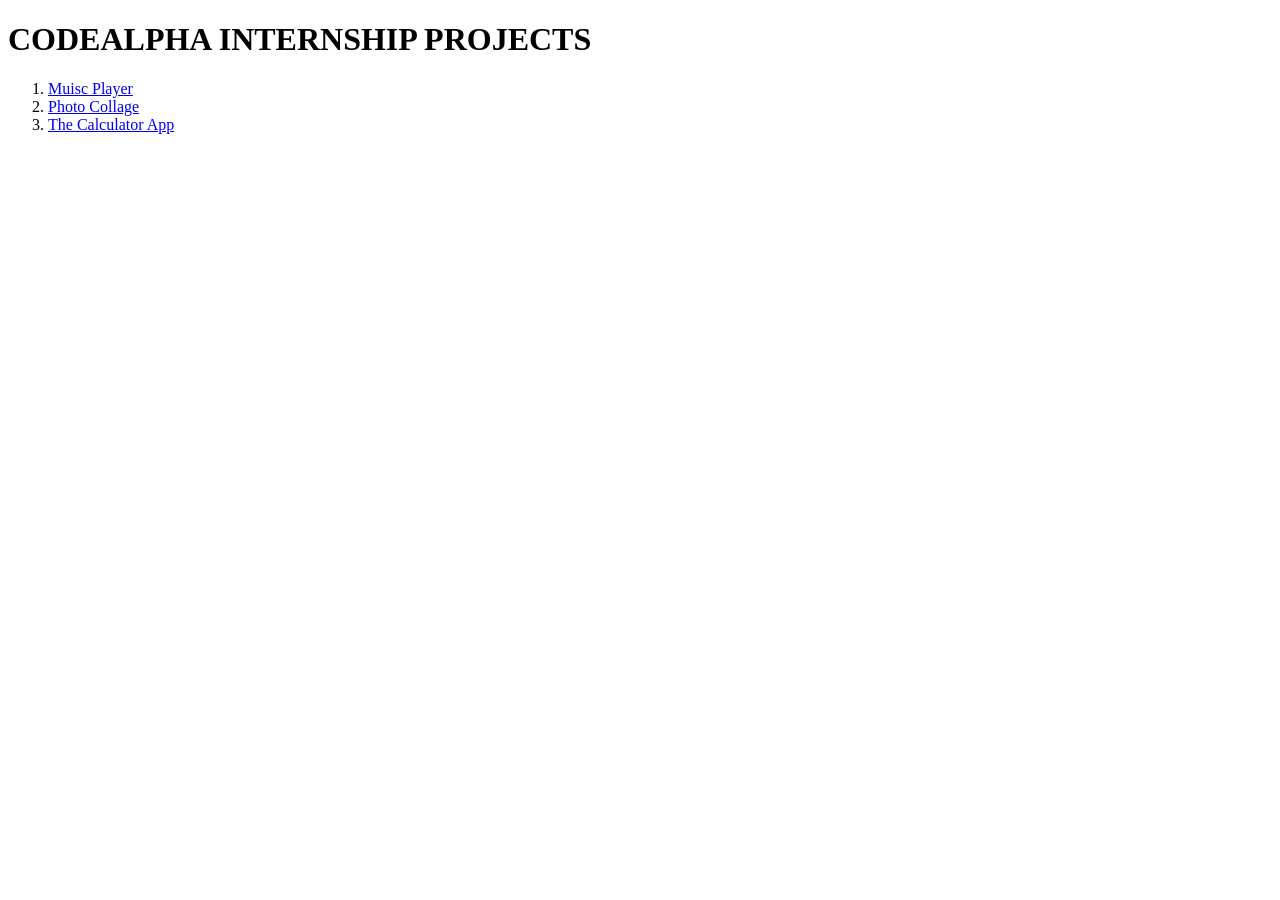
<file: index.html>
<!DOCTYPE html>
<html lang="en">
<head>
    <meta charset="UTF-8">
    <meta name="viewport" content="width=device-width, initial-scale=1.0">
    <title>Document</title>
</head>
<body>
    <h1>CODEALPHA INTERNSHIP PROJECTS</h1>
    <ol>
 <li> <a href="music.html">Muisc Player</a> </li>
 <li> <a href="gallery.html">Photo Collage</a> </li>
  <li> <a href="calculator.html">The Calculator App</a> </li>
  </ol>
</body>
</html>
</file>
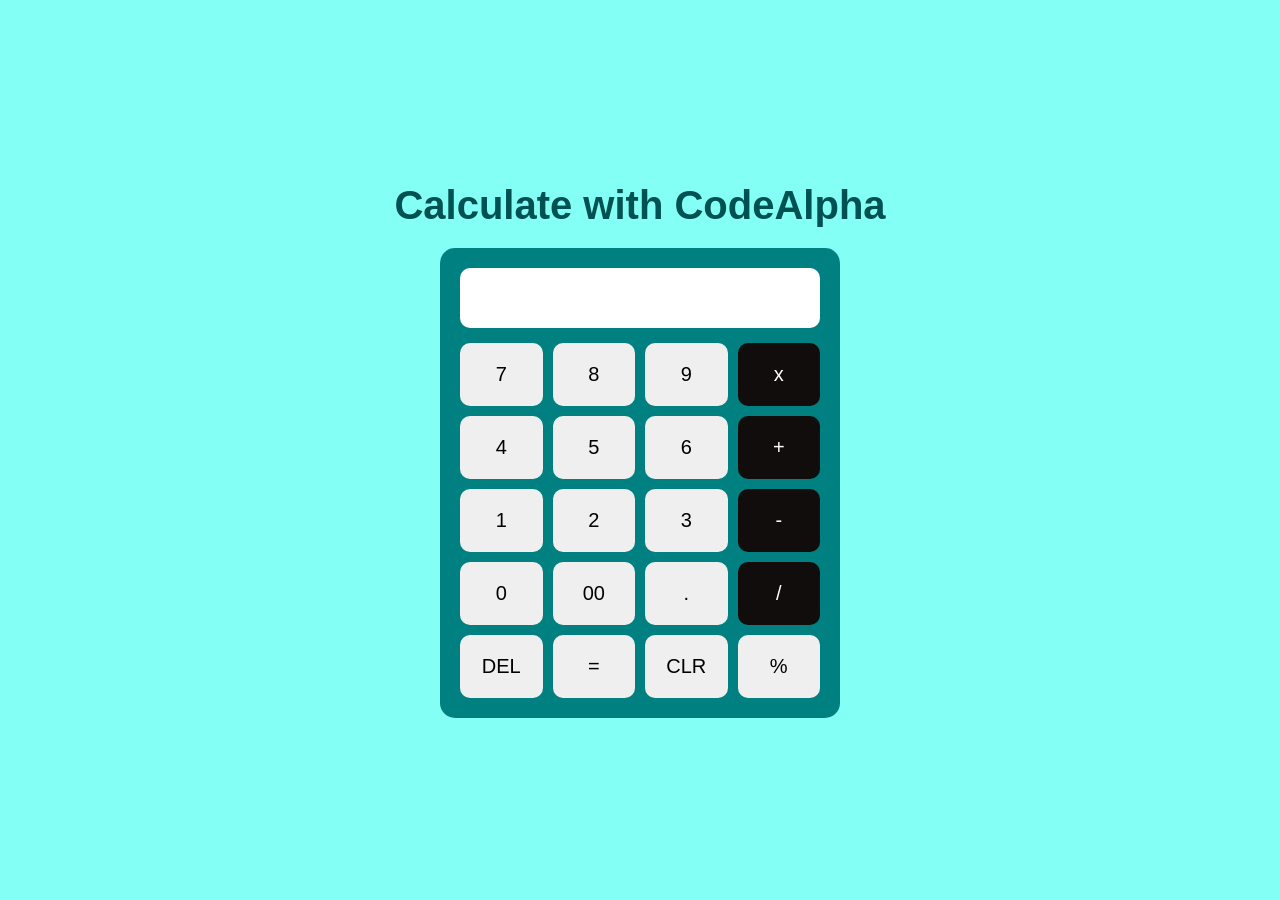
<file: calculator.html>
<!DOCTYPE html>
<html lang="en">
<head>
    <meta charset="UTF-8">
    <meta name="viewport" content="width=device-width, initial-scale=1.0">
    <title>Calculator</title>
    <link rel="stylesheet" href="calculator.css">
</head>
<body>
     <h1>Calculate with CodeAlpha</h1>
    <div class="calculator">
        <input type="text" id="display">

    <div id="my-buttons">
        <button onclick="appendValue('7')">7</button>
        <button onclick="appendValue('8')">8</button>
        <button onclick="appendValue('9')">9</button>
         <button onclick="appendValue('*')">x</button>

        <button onclick="appendValue('4')">4</button>
        <button onclick="appendValue('5')">5</button>
        <button onclick="appendValue('6')">6</button>
        <button onclick="appendValue('+')">+</button>

        <button onclick="appendValue('1')">1</button>
        <button onclick="appendValue('2')">2</button>
        <button onclick="appendValue('3')">3</button>
        <button onclick="appendValue('-')">-</button>

        <button onclick="appendValue('0')">0</button>
        <button onclick="appendValue('00')">00</button>
         <button onclick="appendValue('.')">.</button>
        
        <button onclick="appendValue('/')">/</button>
        
        <button onclick="deleteLast()">DEL</button>
        <button onclick="calculate()" rowspan="2">=</button>
        <button onclick="deleteAll()">CLR</button>
        <button onclick="appendValue('%')">%</button>
        
    </div>
    </div>
    <script src="calculator.js"></script>
</body>
</html>
</file>
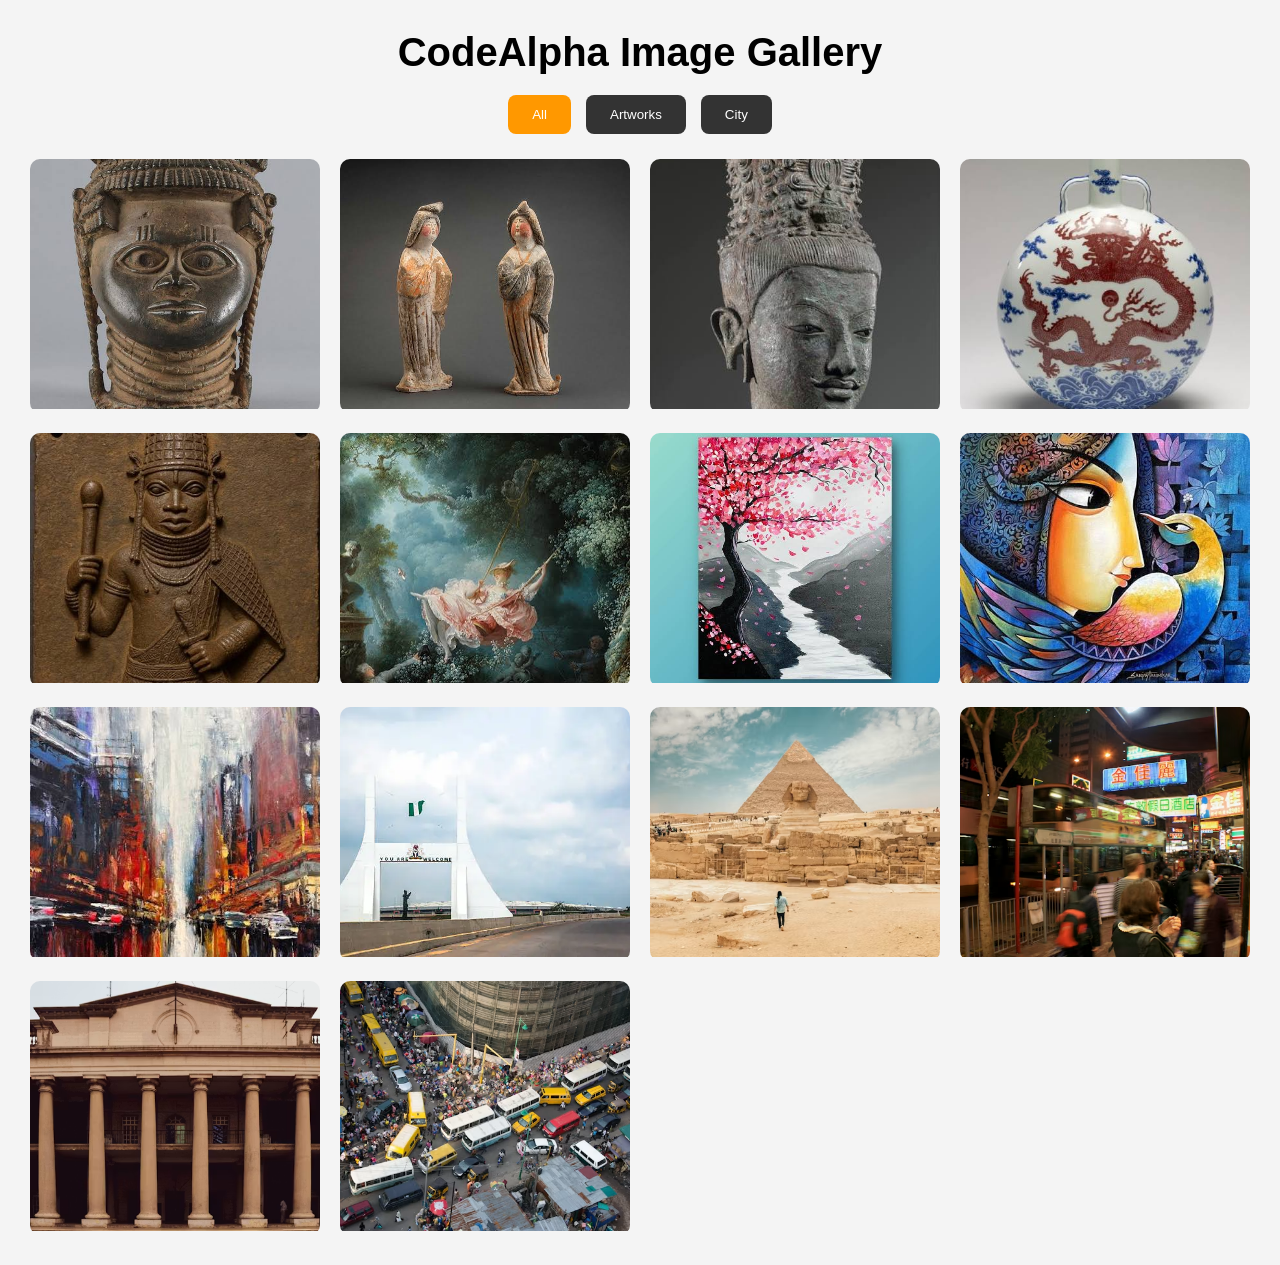
<file: gallery.html>
<!DOCTYPE html>
<html lang="en">
<head>
    <meta charset="UTF-8">
    <meta name="viewport" content="width=device-width, initial-scale=1.0">
    <title>Image Gallery</title>
    <link rel="stylesheet" href="gallery.css">
</head>
<body>

<h1>CodeAlpha Image Gallery</h1>

<div class="buttons">
    <button class="filter-btn active" data-filter="all">All</button>
    <button class="filter-btn" data-filter="artworks">Artworks</button>
    <button class="filter-btn" data-filter="city">City</button>
</div>

<div class="gallery">

    <div class="image artworks">
        <img src="/assets/image1.jpeg" alt="">
    </div>

    <div class="image artworks">
        <img src="/assets/image18.jpeg" alt="">
    </div>

    <div class="image artworks">
        <img src="/assets/image20.jpeg" alt="">
    </div>

    <div class="image artworks">
        <img src="/assets/image35.jpeg" alt="">
    </div>

    <div class="image artworks">
        <img src="/assets/image4.jpeg" alt="">
    </div>

    <div class="image artworks">
        <img src="/assets/image43.jpeg" alt="">
    </div>

     <div class="image artworks">
        <img src="/assets/image44.jpeg" alt="">
    </div>

    <div class="image artworks">
        <img src="/assets/image45.jpeg" alt="">
    </div>

    <div class="image artworks">
        <img src="/assets/image46.jpeg" alt="">
    </div>

    <div class="image artworks">
        <img src="/assets/Abuja.webp" alt="">
    </div>

     <div class="image artworks">
        <img src="/assets/Cairo.avif" alt="">
    </div>

     <div class="image artworks">
        <img src="/assets/Hong Kong.avif" alt="">
    </div>

     <div class="image artworks">
        <img src="/assets/Ibadan.avif" alt="">
    </div>

     <div class="image artworks">
        <img src="/assets/Lagos.avif" alt="">
    </div>

</div>

<!-- Lightbox -->

<div class="lightbox">

    <span class="close">&times;</span>

    <button id="prev">&#10094;</button>

    <img class="lightbox-img">

    <button id="next">&#10095;</button>

</div>

<script src="gallery.js"></script>

</body>
</html>
</file>
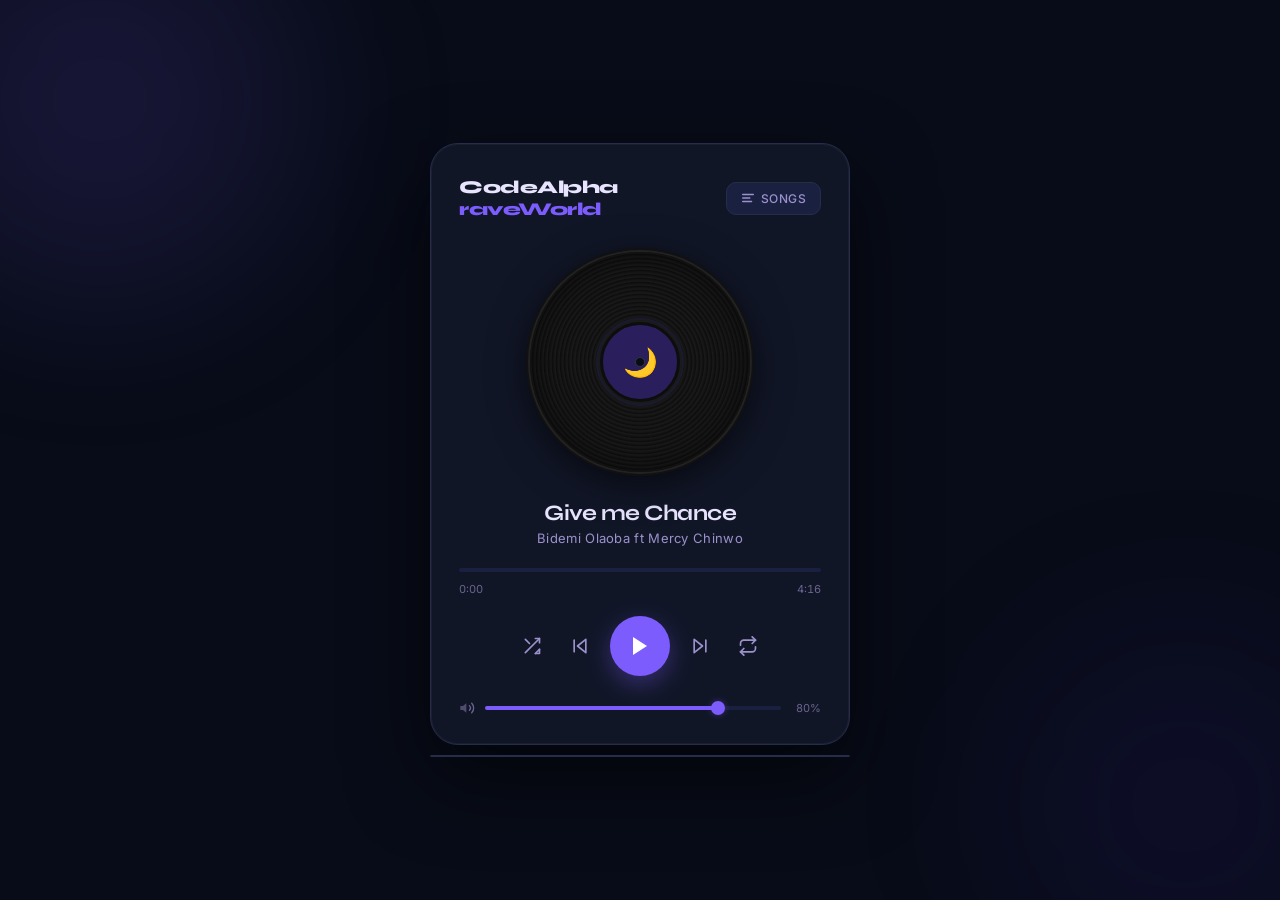
<file: music.html>
<!DOCTYPE html>
<html lang="en">
<head>
<meta charset="UTF-8">
<meta name="viewport" content="width=device-width, initial-scale=1.0">
<title>CodeAlpha — Music Player</title>
<link rel="preconnect" href="https://fonts.googleapis.com">
<link href="https://fonts.googleapis.com/css2?family=Syne:wght@400;600;700;800&family=Inter:wght@300;400;500&display=swap" rel="stylesheet">
<link rel="stylesheet" href="music.css">
</head>
<body>

<div class="player-shell">
  <!-- MAIN CARD -->
  <div class="card">
    <div class="player-header">
      <div class="wordmark">CodeAlpha <br><span>raveWorld
      </span></div>
      <button class="playlist-toggle" id="playlistToggleBtn" aria-expanded="false" aria-controls="playlistDrawer">
        <svg viewBox="0 0 16 16" fill="none" stroke="currentColor" stroke-width="1.8" stroke-linecap="round">
          <line x1="2" y1="4" x2="14" y2="4"/>
          <line x1="2" y1="8" x2="10" y2="8"/>
          <line x1="2" y1="12" x2="12" y2="12"/>
        </svg>
    Songs
      </button>
    </div>

    <!-- VINYL -->
    <div class="vinyl-wrap" id="vinylWrap">
      <div class="vinyl">
        <div class="vinyl-art" id="vinylArt">🎵</div>
      </div>
    </div>

    <!-- SONG INFO -->
    <div class="song-info">
      <div class="song-title" id="songTitle">Loading…</div>
      <div class="song-artist" id="songArtist">—</div>
    </div>

    <!-- PROGRESS -->
    <div class="progress-section">
      <div class="progress-bar-track" id="progressTrack" role="slider" aria-label="Seek" tabindex="0">
        <div class="progress-bar-fill" id="progressFill"></div>
      </div>
      <div class="progress-times">
        <span id="timeElapsed">0:00</span>
        <span id="timeDuration">0:00</span>
      </div>
    </div>

    <!-- CONTROLS -->
    <div class="controls" role="group" aria-label="Playback controls">
      <button class="ctrl-btn secondary" id="shuffleBtn" aria-label="Shuffle" title="Shuffle">
        <svg viewBox="0 0 24 24" fill="none" stroke="currentColor" stroke-width="2" stroke-linecap="round" stroke-linejoin="round">
          <polyline points="16 3 21 3 21 8"/><polyline points="16 21 21 21 21 16"/>
          <line x1="4" y1="20" x2="21" y2="3"/><path d="M21 16l-5 5"/>
          <path d="M4 4l5 5"/>
        </svg>
      </button>
      <button class="ctrl-btn secondary" id="prevBtn" aria-label="Previous track">
        <svg viewBox="0 0 24 24" fill="none" stroke="currentColor" stroke-width="2" stroke-linecap="round" stroke-linejoin="round">
          <polygon points="19 20 9 12 19 4 19 20"/><line x1="5" y1="19" x2="5" y2="5"/>
        </svg>
      </button>
      <button class="ctrl-btn primary" id="playPauseBtn" aria-label="Play">
        <!-- Play icon -->
        <svg id="iconPlay" viewBox="0 0 24 24" fill="currentColor"><polygon points="5 3 19 12 5 21 5 3"/></svg>
        <!-- Pause icon -->
        <svg id="iconPause" viewBox="0 0 24 24" fill="currentColor" style="display:none"><rect x="6" y="4" width="4" height="16" rx="1"/><rect x="14" y="4" width="4" height="16" rx="1"/></svg>
      </button>
      <button class="ctrl-btn secondary" id="nextBtn" aria-label="Next track">
        <svg viewBox="0 0 24 24" fill="none" stroke="currentColor" stroke-width="2" stroke-linecap="round" stroke-linejoin="round">
          <polygon points="5 4 15 12 5 20 5 4"/><line x1="19" y1="5" x2="19" y2="19"/>
        </svg>
      </button>
      <button class="ctrl-btn secondary" id="repeatBtn" aria-label="Repeat" title="Repeat">
        <svg viewBox="0 0 24 24" fill="none" stroke="currentColor" stroke-width="2" stroke-linecap="round" stroke-linejoin="round">
          <polyline points="17 1 21 5 17 9"/><path d="M3 11V9a4 4 0 0 1 4-4h14"/>
          <polyline points="7 23 3 19 7 15"/><path d="M21 13v2a4 4 0 0 1-4 4H3"/>
        </svg>
      </button>
    </div>

    <!-- VOLUME -->
    <div class="volume-row">
      <div class="volume-icon" id="volumeIcon">
        <svg viewBox="0 0 24 24" fill="none" stroke="currentColor" stroke-width="2" stroke-linecap="round" stroke-linejoin="round">
          <polygon points="11 5 6 9 2 9 2 15 6 15 11 19 11 5" fill="currentColor" stroke="none" opacity="0.7"/>
          <path id="volWave1" d="M15.54 8.46a5 5 0 0 1 0 7.07"/>
          <path id="volWave2" d="M19.07 4.93a10 10 0 0 1 0 14.14"/>
        </svg>
      </div>
      <input type="range" id="volumeSlider" min="0" max="100" value="80" aria-label="Volume">
      <span class="volume-pct" id="volumePct">80%</span>
    </div>
  </div>

  <!-- PLAYLIST DRAWER -->
  <div class="playlist-drawer" id="playlistDrawer" role="region" aria-label="Playlist">
    <div class="playlist-header">
      <span class="playlist-label">Up Next</span>
      <label class="autoplay-toggle" title="Autoplay">
        <input type="checkbox" id="autoplayCheck" checked>
        <span class="toggle-pill"></span>
        Autoplay
      </label>
    </div>
    <ul class="playlist-list" id="playlistList" role="listbox" aria-label="Playlist"></ul>
  </div>
</div>

<audio id="audioEl"></audio>

<script src="music.js"></script>
</body>
</html>
</file>
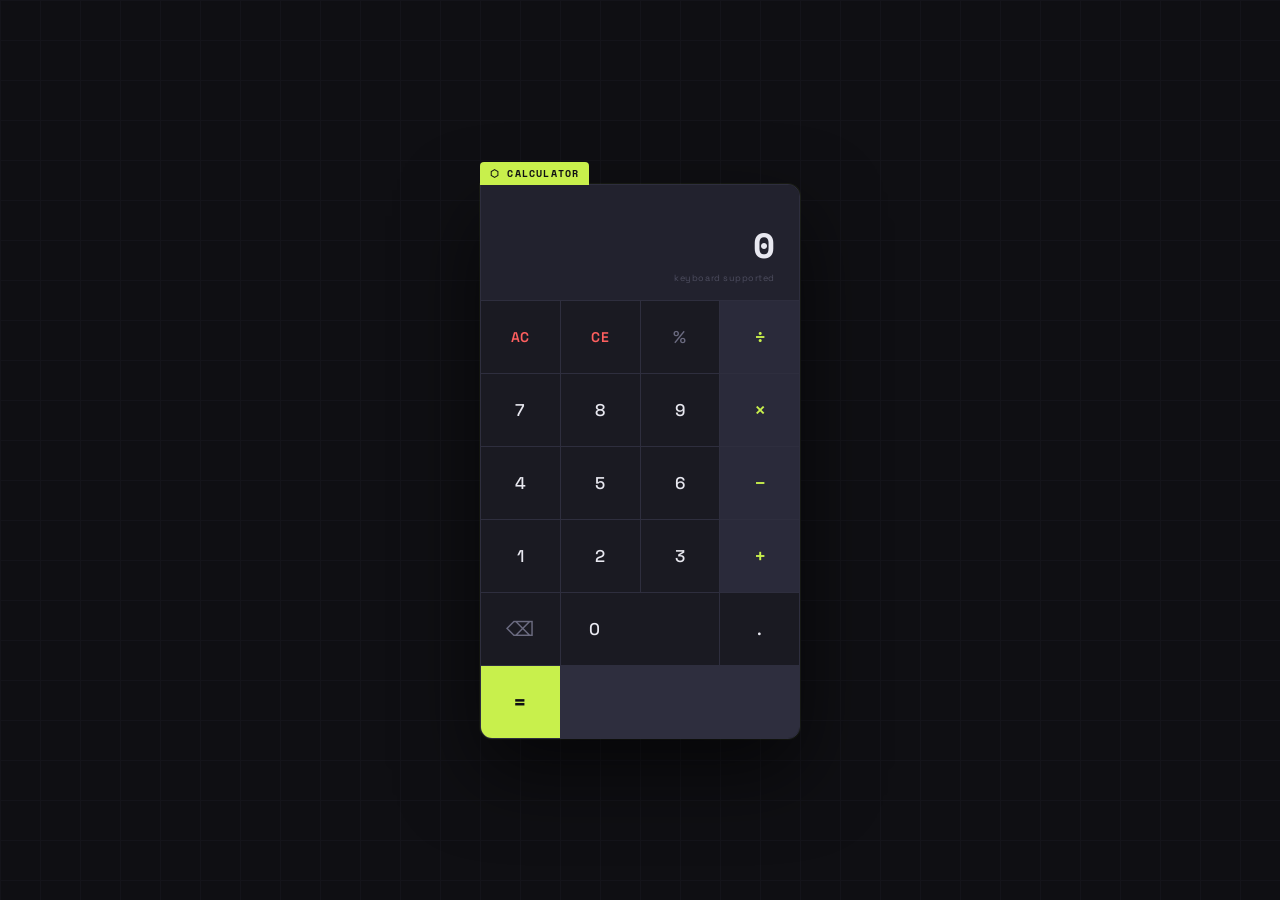
<file: practice.html>
<!DOCTYPE html>
<html lang="en">
<head>
  <meta charset="UTF-8" />
  <meta name="viewport" content="width=device-width, initial-scale=1.0" />
  <title>Calculator</title>
  <link href="https://fonts.googleapis.com/css2?family=Space+Grotesk:wght@300;400;500;600&family=Space+Mono:wght@400;700&display=swap" rel="stylesheet" />
  <style>
    *, *::before, *::after { box-sizing: border-box; margin: 0; padding: 0; }

    :root {
      --bg:        #0f0f13;
      --surface:   #1a1a22;
      --panel:     #22222e;
      --border:    #2e2e3e;
      --accent:    #c8f04c;   /* acid chartreuse */
      --accent-dim:#8faa35;
      --text:      #e8e8f0;
      --muted:     #6b6b80;
      --op-bg:     #2a2a3a;
      --op-hover:  #343448;
      --danger:    #ff5f5f;
    }

    body {
      min-height: 100vh;
      display: flex;
      align-items: center;
      justify-content: center;
      background: var(--bg);
      font-family: 'Space Grotesk', sans-serif;
    }

    /* subtle grid texture */
    body::before {
      content: '';
      position: fixed;
      inset: 0;
      background-image:
        linear-gradient(var(--border) 1px, transparent 1px),
        linear-gradient(90deg, var(--border) 1px, transparent 1px);
      background-size: 40px 40px;
      opacity: 0.18;
      pointer-events: none;
    }

    .calc-wrap {
      position: relative;
      z-index: 1;
    }

    /* label tag above calc */
    .calc-label {
      display: inline-flex;
      align-items: center;
      gap: 6px;
      background: var(--accent);
      color: #0f0f13;
      font-family: 'Space Mono', monospace;
      font-size: 10px;
      font-weight: 700;
      letter-spacing: 0.12em;
      text-transform: uppercase;
      padding: 4px 10px;
      margin-bottom: -1px;
      border-radius: 4px 4px 0 0;
    }

    .calc {
      width: 320px;
      background: var(--surface);
      border: 1px solid var(--border);
      border-radius: 0 12px 12px 12px;
      overflow: hidden;
      box-shadow: 0 32px 80px rgba(0,0,0,0.6), 0 0 0 1px rgba(200,240,76,0.06);
    }

    /* ── Display ── */
    .display {
      background: var(--panel);
      padding: 20px 24px 16px;
      border-bottom: 1px solid var(--border);
      min-height: 110px;
      display: flex;
      flex-direction: column;
      justify-content: flex-end;
      gap: 4px;
    }

    .expression {
      font-family: 'Space Mono', monospace;
      font-size: 11px;
      color: var(--muted);
      min-height: 16px;
      text-align: right;
      letter-spacing: 0.04em;
      overflow: hidden;
      text-overflow: ellipsis;
      white-space: nowrap;
    }

    .result {
      font-family: 'Space Mono', monospace;
      font-size: 36px;
      font-weight: 700;
      color: var(--text);
      text-align: right;
      line-height: 1.1;
      overflow: hidden;
      text-overflow: ellipsis;
      white-space: nowrap;
      transition: font-size 0.1s;
    }

    .result.small  { font-size: 26px; }
    .result.xsmall { font-size: 20px; }
    .result.error  { color: var(--danger); font-size: 18px; }

    /* keyboard hint */
    .kb-hint {
      font-size: 9px;
      color: var(--muted);
      text-align: right;
      opacity: 0.6;
      letter-spacing: 0.06em;
      padding-top: 4px;
    }

    /* ── Grid ── */
    .buttons {
      display: grid;
      grid-template-columns: repeat(4, 1fr);
      gap: 1px;
      background: var(--border);
    }

    button {
      all: unset;
      cursor: pointer;
      background: var(--surface);
      color: var(--text);
      font-family: 'Space Grotesk', sans-serif;
      font-size: 17px;
      font-weight: 500;
      height: 72px;
      display: flex;
      align-items: center;
      justify-content: center;
      transition: background 0.08s, color 0.08s, transform 0.06s;
      user-select: none;
      position: relative;
    }

    button:hover  { background: var(--op-hover); }
    button:active { transform: scale(0.94); }

    /* focused via keyboard */
    button:focus-visible {
      outline: 2px solid var(--accent);
      outline-offset: -2px;
      z-index: 2;
    }

    /* operator buttons */
    button.op {
      background: var(--op-bg);
      color: var(--accent);
      font-size: 20px;
    }
    button.op:hover { background: var(--op-hover); }

    /* equals */
    button.equals {
      background: var(--accent);
      color: #0f0f13;
      font-size: 22px;
      font-weight: 700;
    }
    button.equals:hover { background: #d8ff5c; }
    button.equals:active { transform: scale(0.92); }

    /* clear / CE */
    button.clear {
      color: var(--danger);
      font-size: 14px;
      font-weight: 600;
      letter-spacing: 0.06em;
    }

    /* zero spans 2 cols */
    button.zero {
      grid-column: span 2;
      justify-content: flex-start;
      padding-left: 28px;
    }

    /* backspace */
    button.back { color: var(--muted); font-size: 20px; }

    /* percent */
    button.percent { color: var(--muted); }

    /* ── Ripple ── */
    @keyframes ripple {
      to { transform: scale(4); opacity: 0; }
    }
    .ripple {
      position: absolute;
      border-radius: 50%;
      width: 40px;
      height: 40px;
      background: rgba(200,240,76,0.15);
      animation: ripple 0.4s ease-out forwards;
      pointer-events: none;
      transform: scale(0);
    }

    @media (prefers-reduced-motion: reduce) {
      button, .result { transition: none; }
      .ripple { display: none; }
    }
  </style>
</head>
<body>
<div class="calc-wrap">
  <div class="calc-label">⬡ CALCULATOR</div>
  <div class="calc" role="application" aria-label="Calculator">

    <div class="display">
      <div class="expression" id="expression" aria-live="polite" aria-label="Expression"></div>
      <div class="result"     id="result"     aria-live="polite" aria-label="Result">0</div>
      <div class="kb-hint">keyboard supported</div>
    </div>

    <div class="buttons" id="buttons">
      <!-- Row 1 -->
      <button class="clear"   data-action="clear"   aria-label="Clear all">AC</button>
      <button class="clear"   data-action="ce"      aria-label="Clear entry">CE</button>
      <button class="percent" data-action="percent" aria-label="Percent">%</button>
      <button class="op"      data-action="op" data-value="÷" aria-label="Divide">÷</button>
      <!-- Row 2 -->
      <button data-action="num" data-value="7">7</button>
      <button data-action="num" data-value="8">8</button>
      <button data-action="num" data-value="9">9</button>
      <button class="op" data-action="op" data-value="×" aria-label="Multiply">×</button>
      <!-- Row 3 -->
      <button data-action="num" data-value="4">4</button>
      <button data-action="num" data-value="5">5</button>
      <button data-action="num" data-value="6">6</button>
      <button class="op" data-action="op" data-value="−" aria-label="Subtract">−</button>
      <!-- Row 4 -->
      <button data-action="num" data-value="1">1</button>
      <button data-action="num" data-value="2">2</button>
      <button data-action="num" data-value="3">3</button>
      <button class="op" data-action="op" data-value="+" aria-label="Add">+</button>
      <!-- Row 5 -->
      <button class="back" data-action="back" aria-label="Backspace">⌫</button>
      <button class="zero" data-action="num" data-value="0" aria-label="Zero">0</button>
      <button data-action="decimal" aria-label="Decimal point">.</button>
      <button class="equals" data-action="equals" aria-label="Equals">=</button>
    </div>

  </div>
</div>

<script>
  const resultEl     = document.getElementById('result');
  const expressionEl = document.getElementById('expression');

  // ── State ──
  let current  = '0';   // what's on screen
  let operator = null;  // pending operator
  let operand  = null;  // first operand
  let fresh    = true;  // next digit replaces display?
  let justCalc = false; // just pressed =?

  // ── Core ops ──
  const ops = {
    '+': (a, b) => a + b,
    '−': (a, b) => a - b,
    '×': (a, b) => a * b,
    '÷': (a, b) => {
      if (b === 0) throw new Error('Division by zero');
      return a / b;
    },
  };

  function fmt(n) {
    if (!isFinite(n)) return 'Error';
    // up to 10 sig figs, strip trailing zeros
    let s = parseFloat(n.toPrecision(10)).toString();
    return s;
  }

  function render() {
    resultEl.className = 'result';
    const len = current.length;
    if (len > 14) resultEl.classList.add('xsmall');
    else if (len > 9) resultEl.classList.add('small');

    if (current === 'Error') {
      resultEl.classList.add('error');
    }
    resultEl.textContent = current;
  }

  function setExpression(str) {
    expressionEl.textContent = str;
  }

  function inputDigit(d) {
    if (current === 'Error') { current = '0'; fresh = true; }
    if (justCalc) { operand = null; operator = null; justCalc = false; setExpression(''); }
    if (fresh) { current = d; fresh = false; }
    else if (current === '0' && d !== '.') { current = d; }
    else if (current.length < 15) { current += d; }
    render();
  }

  function inputDecimal() {
    if (current === 'Error') { current = '0'; fresh = true; }
    if (justCalc) { current = '0'; operand = null; operator = null; justCalc = false; setExpression(''); }
    if (fresh) { current = '0'; fresh = false; }
    if (!current.includes('.')) { current += '.'; }
    render();
  }

  function inputOp(op) {
    if (current === 'Error') return;
    const val = parseFloat(current);
    if (operand !== null && !fresh && !justCalc) {
      // chain: compute pending
      try {
        const r = ops[operator](operand, val);
        current = fmt(r);
        operand = r;
      } catch(e) {
        current = 'Error'; operand = null; operator = null;
        render(); setExpression(''); return;
      }
    } else {
      operand = val;
    }
    operator = op;
    fresh    = true;
    justCalc = false;
    setExpression(`${fmt(operand)} ${op}`);
    render();
  }

  function calculate() {
    if (operator === null || operand === null) return;
    const val = parseFloat(current);
    const expr = `${fmt(operand)} ${operator} ${fmt(val)} =`;
    try {
      const r = ops[operator](operand, val);
      current = fmt(r);
      operand = null;
      operator = null;
      fresh    = true;
      justCalc = true;
      setExpression(expr);
    } catch(e) {
      current = 'Error';
      operand = null; operator = null;
      setExpression(expr);
    }
    render();
  }

  function clearAll() {
    current = '0'; operator = null; operand = null;
    fresh = true; justCalc = false;
    setExpression(''); render();
  }

  function clearEntry() {
    current = '0'; fresh = true; render();
  }

  function backspace() {
    if (fresh || current === 'Error') return;
    current = current.length > 1 ? current.slice(0, -1) : '0';
    render();
  }

  function percent() {
    if (current === 'Error') return;
    const val = parseFloat(current);
    current = fmt(val / 100);
    render();
  }

  // ── Button clicks ──
  document.getElementById('buttons').addEventListener('click', e => {
    const btn = e.target.closest('button');
    if (!btn) return;
    ripple(btn, e);
    const { action, value } = btn.dataset;
    if (action === 'num')     inputDigit(value);
    if (action === 'decimal') inputDecimal();
    if (action === 'op')      inputOp(value);
    if (action === 'equals')  calculate();
    if (action === 'clear')   clearAll();
    if (action === 'ce')      clearEntry();
    if (action === 'back')    backspace();
    if (action === 'percent') percent();
  });

  // ── Keyboard ──
  const keyMap = {
    '0':'0','1':'1','2':'2','3':'3','4':'4',
    '5':'5','6':'6','7':'7','8':'8','9':'9',
    '.': 'decimal', ',': 'decimal',
    '+': '+', '-': '−', '*': '×', '/': '÷',
    'Enter': '=', '=': '=',
    'Backspace': 'back', 'Delete': 'ce',
    'Escape': 'clear', '%': '%',
  };

  document.addEventListener('keydown', e => {
    const mapped = keyMap[e.key];
    if (!mapped) return;
    e.preventDefault();
    if ('0123456789'.includes(mapped)) { inputDigit(mapped); highlightBtn(`[data-value="${mapped}"]`); }
    else if (mapped === 'decimal')     { inputDecimal();     highlightBtn('[data-action="decimal"]'); }
    else if (['+','−','×','÷'].includes(mapped)) { inputOp(mapped); highlightBtn(`[data-value="${mapped}"]`); }
    else if (mapped === '=')           { calculate();        highlightBtn('[data-action="equals"]'); }
    else if (mapped === 'back')        { backspace();        highlightBtn('[data-action="back"]'); }
    else if (mapped === 'ce')          { clearEntry();       highlightBtn('[data-action="ce"]'); }
    else if (mapped === 'clear')       { clearAll();         highlightBtn('[data-action="clear"]'); }
    else if (mapped === '%')           { percent();          highlightBtn('[data-action="percent"]'); }
  });

  function highlightBtn(sel) {
    const btn = document.querySelector(sel);
    if (!btn) return;
    btn.style.filter = 'brightness(1.4)';
    setTimeout(() => btn.style.filter = '', 100);
  }

  // ── Ripple ──
  function ripple(btn, e) {
    const r = document.createElement('span');
    r.className = 'ripple';
    const rect = btn.getBoundingClientRect();
    r.style.left = (e.clientX - rect.left - 20) + 'px';
    r.style.top  = (e.clientY - rect.top  - 20) + 'px';
    btn.appendChild(r);
    setTimeout(() => r.remove(), 450);
  }

  // initial render
  render();
</script>
</body>
</html>
</file>
<file: calculator.css>
* {
  margin: 0;
  padding: 0;
  box-sizing: border-box;
}

body {
  background: #84fff5;
  display: flex;
  flex-direction: column;
  justify-content: center;
  align-items: center;
  height: 100vh;
  font-family: Arial, sans-serif;
}

h1{
 text-align: center;
 font-size: 40px;
 font-weight: bolder;
 margin-bottom: 20px;
 color: rgb(0, 81, 81);
}
.calculator {
  background: teal;
  padding: 20px;
  border-radius: 15px;
  width: 400px;
}

#display {
  width: 100%;
  height: 60px;
  margin-bottom: 15px;
  text-align: right;
  font-size: 24px;
  padding: 10px;
  border: none;
  border-radius: 10px;
}

#my-buttons {
  display: grid;
  grid-template-columns: repeat(4, 1fr);
  gap: 10px;
  color: #333;


  button:nth-child(4),
button:nth-child(8),
button:nth-child(12),
button:nth-child(16) {
  background: #110d0d;
  color: white;
}
}

button {
  padding: 20px;
  border: none;
  border-radius: 10px;
  font-size: 20px;
  cursor: pointer;
}

button:hover {
  opacity: 0.8;
   cursor: pointer;
}

.zero {
  grid-column: span 2;
}





@media (max-width: 600px) {
  .calculator {
    width: 90vw;
    padding: 15px;
    border-radius: 12px;
  }

  #display {
    height: 50px;
    font-size: 20px;
    padding: 8px;
    margin-bottom: 12px;
  }

  #my-buttons {
    gap: 8px;
  }

  button {
    padding: 15px;
    font-size: 17px;
    border-radius: 8px;
  }
}


@media (max-width: 400px) {
  .calculator {
    width: 95vw;
    padding: 12px;
    border-radius: 10px;
  }

  #display {
    height: 45px;
    font-size: 18px;
    padding: 6px;
    margin-bottom: 10px;
  }

  #my-buttons {
    gap: 6px;
  }

  button {
    padding: 12px;
    font-size: 15px;
    border-radius: 7px;
  }
}

@media (max-width: 320px) {
  .calculator {
    width: 100vw;
    border-radius: 0;
    padding: 10px;
  }

  #display {
    font-size: 16px;
    height: 40px;
  }

  button {
    padding: 10px;
    font-size: 13px;
  }
}
</file>
<file: gallery.css>
*{
    margin:0;
    padding:0;
    box-sizing:border-box;
    font-family:Arial, Helvetica, sans-serif;
}

body{
    background:#f4f4f4;
    padding:30px;
}

h1{
    text-align:center;
    font-size: 40px;
    
    margin-bottom:20px;
}

.buttons{
    display:flex;
    justify-content:center;
    gap:15px;
    margin-bottom:25px;
    flex-wrap:wrap;
}

.filter-btn{
    padding:12px 24px;
    border:none;
    background:#333;
    color:white;
    cursor:pointer;
    transition:.3s;
    border-radius: 8px;
}

.filter-btn:hover,
.filter-btn.active{
    background:#ff9800;
}

.gallery{
    display:grid;
    grid-template-columns:repeat(auto-fit,minmax(250px,1fr));
    gap:20px;
}

.image{
    overflow:hidden;
    border-radius:10px;
    cursor:pointer;
}

.image img{
    width:100%;
    height:250px;
    object-fit:cover;
    transition:.5s;
}

.image:hover img{
    transform:scale(1.1);
    filter:brightness(80%);
}

/* Lightbox */

.lightbox{
    position:fixed;
    inset:0;
    background:rgba(0,0,0,.9);
    display:none;
    justify-content:center;
    align-items:center;
    z-index:1000;
}

.lightbox.active{
    display:flex;
}

.lightbox img{
    max-width:80%;
    max-height:80%;
    border-radius:10px;
}

.close{
    position:absolute;
    top:20px;
    right:30px;
    color:white;
    font-size:40px;
    cursor:pointer;
}

#prev,
#next{
    position:absolute;
    background:none;
    border:none;
    color:white;
    font-size:50px;
    cursor:pointer;
    padding:20px;
}

#prev{
    left:20px;
}

#next{
    right:20px;
}

@media(max-width:600px){

.lightbox img{
    max-width:95%;
}

#prev,#next{
    font-size:35px;
}

}
</file>
<file: music.css>
*, *::before, *::after { box-sizing: border-box; margin: 0; padding: 0; }

  :root {
    --bg:        #080C18;
    --surface:   #111627;
    --elevated:  #1A2040;
    --border:    #252D4A;
    --violet:    #7C5CFC;
    --violet-dim:#4A3899;
    --violet-glow: rgba(124,92,252,0.35);
    --text:      #E8E4FF;
    --muted:     #6B6490;
    --sub:       #9B91CC;
  }

  body {
    background: var(--bg);
    color: var(--text);
    font-family: 'Inter', sans-serif;
    min-height: 100vh;
    display: flex;
    align-items: center;
    justify-content: center;
    padding: 24px;
    overflow-x: hidden;
  }

  /* Ambient blobs */
  body::before, body::after {
    content: '';
    position: fixed;
    border-radius: 50%;
    filter: blur(80px);
    pointer-events: none;
    z-index: 0;
  }
  body::before {
    width: 400px; height: 400px;
    background: rgba(124,92,252,0.12);
    top: -100px; left: -100px;
  }
  body::after {
    width: 350px; height: 350px;
    background: rgba(60,30,180,0.10);
    bottom: -80px; right: -80px;
  }

  .player-shell {
    position: relative;
    z-index: 1;
    width: 100%;
    max-width: 420px;
  }

  /* ── MAIN CARD ─────────────────────────────────── */
  .card {
    background: var(--surface);
    border: 1px solid var(--border);
    border-radius: 28px;
    padding: 32px 28px 28px;
    box-shadow: 0 32px 80px rgba(0,0,0,0.6), 0 0 0 1px rgba(255,255,255,0.04) inset;
  }

  /* ── HEADER ────────────────────────────────────── */
  .player-header {
    display: flex;
    align-items: center;
    justify-content: space-between;
    margin-bottom: 32px;
  }
  .wordmark {
    font-family: 'Syne', sans-serif;
    font-weight: 800;
    font-size: 18px;
    letter-spacing: -0.5px;
    color: var(--text);
  }
  .wordmark span { color: var(--violet); }
  .playlist-toggle {
    background: var(--elevated);
    border: 1px solid var(--border);
    border-radius: 10px;
    color: var(--sub);
    cursor: pointer;
    padding: 8px 14px;
    font-family: 'Inter', sans-serif;
    font-size: 12px;
    font-weight: 500;
    letter-spacing: 0.5px;
    text-transform: uppercase;
    transition: background 0.2s, color 0.2s;
    display: flex;
    align-items: center;
    gap: 6px;
  }
  .playlist-toggle:hover { background: var(--border); color: var(--text); }
  .playlist-toggle svg { width: 14px; height: 14px; }

  /* ── VINYL ─────────────────────────────────────── */
  .vinyl-wrap {
    position: relative;
    width: 220px;
    height: 220px;
    margin: 0 auto 28px;
  }

  /* Glow ring behind vinyl */
  .vinyl-wrap::before {
    content: '';
    position: absolute;
    inset: -20px;
    border-radius: 50%;
    background: radial-gradient(circle, var(--violet-glow) 0%, transparent 70%);
    opacity: 0;
    transition: opacity 0.6s ease;
  }
  .vinyl-wrap.playing::before { opacity: 1; }

  .vinyl {
    width: 220px;
    height: 220px;
    border-radius: 50%;
    background:
      radial-gradient(circle at 50% 50%, #1A1A2E 0%, #1A1A2E 28%, transparent 28.5%),
      repeating-radial-gradient(circle at 50% 50%, #111 0px, #1a1a1a 1px, #111 3px, #0d0d0d 4px),
      conic-gradient(from 0deg, #0d0d0d, #1c1c2e 20%, #0d0d0d 40%, #1c1c2e 60%, #0d0d0d 80%, #1c1c2e 100%);
    box-shadow:
      0 0 0 2px #222,
      0 0 0 4px #111,
      0 8px 40px rgba(0,0,0,0.7),
      inset 0 0 30px rgba(0,0,0,0.5);
    position: relative;
    animation: spin 4s linear infinite;
    animation-play-state: paused;
    will-change: transform;
  }
  .vinyl-wrap.playing .vinyl { animation-play-state: running; }

  @keyframes spin { to { transform: rotate(360deg); } }
  @media (prefers-reduced-motion: reduce) { .vinyl { animation: none !important; } }

  /* Album art inset */
  .vinyl-art {
    position: absolute;
    top: 50%; left: 50%;
    transform: translate(-50%, -50%);
    width: 80px; height: 80px;
    border-radius: 50%;
    overflow: hidden;
    border: 3px solid #0d0d0d;
    box-shadow: 0 0 0 2px #1a1a1a;
    background: var(--elevated);
    display: flex;
    align-items: center;
    justify-content: center;
    font-size: 28px;
    transition: background 0.4s;
  }

  /* Center spindle */
  .vinyl-art::after {
    content: '';
    position: absolute;
    top: 50%; left: 50%;
    transform: translate(-50%, -50%);
    width: 10px; height: 10px;
    border-radius: 50%;
    background: var(--bg);
    border: 1.5px solid #333;
    z-index: 2;
  }

  /* ── SONG INFO ─────────────────────────────────── */
  .song-info {
    text-align: center;
    margin-bottom: 22px;
  }
  .song-title {
    font-family: 'Syne', sans-serif;
    font-weight: 700;
    font-size: 22px;
    letter-spacing: -0.5px;
    margin-bottom: 4px;
    white-space: nowrap;
    overflow: hidden;
    text-overflow: ellipsis;
  }
  .song-artist {
    font-size: 13px;
    color: var(--sub);
    font-weight: 400;
    letter-spacing: 0.3px;
  }

  /* ── PROGRESS ──────────────────────────────────── */
  .progress-section { margin-bottom: 20px; }

  .progress-bar-track {
    height: 4px;
    background: var(--elevated);
    border-radius: 4px;
    cursor: pointer;
    position: relative;
    margin-bottom: 10px;
    overflow: visible;
  }
  .progress-bar-fill {
    height: 100%;
    border-radius: 4px;
    background: linear-gradient(90deg, var(--violet-dim), var(--violet));
    width: 0%;
    position: relative;
    transition: width 0.1s linear;
    pointer-events: none;
  }
  .progress-bar-fill::after {
    content: '';
    position: absolute;
    right: -5px; top: 50%;
    transform: translateY(-50%);
    width: 12px; height: 12px;
    background: var(--violet);
    border-radius: 50%;
    box-shadow: 0 0 8px var(--violet);
    opacity: 0;
    transition: opacity 0.15s;
  }
  .progress-bar-track:hover .progress-bar-fill::after { opacity: 1; }
  .progress-bar-track:hover .progress-bar-fill { height: 6px; margin-top: -1px; }

  .progress-times {
    display: flex;
    justify-content: space-between;
    font-size: 11px;
    color: var(--muted);
    font-variant-numeric: tabular-nums;
  }

  /* ── CONTROLS ──────────────────────────────────── */
  .controls {
    display: flex;
    align-items: center;
    justify-content: center;
    gap: 12px;
    margin-bottom: 24px;
  }

  .ctrl-btn {
    background: none;
    border: none;
    cursor: pointer;
    color: var(--sub);
    display: flex;
    align-items: center;
    justify-content: center;
    border-radius: 50%;
    transition: color 0.15s, background 0.15s, transform 0.1s;
    padding: 8px;
  }
  .ctrl-btn:hover { color: var(--text); }
  .ctrl-btn:active { transform: scale(0.93); }
  .ctrl-btn svg { display: block; }

  .ctrl-btn.secondary svg { width: 20px; height: 20px; }
  .ctrl-btn.primary {
    background: var(--violet);
    color: #fff;
    width: 60px; height: 60px;
    box-shadow: 0 8px 24px var(--violet-glow);
    transition: background 0.15s, transform 0.1s, box-shadow 0.15s;
  }
  .ctrl-btn.primary svg { width: 24px; height: 24px; }
  .ctrl-btn.primary:hover { background: #8f72fd; box-shadow: 0 8px 32px rgba(124,92,252,0.6); }
  .ctrl-btn.primary:active { transform: scale(0.92); }

  .ctrl-btn.active { color: var(--violet); }

  /* ── VOLUME ────────────────────────────────────── */
  .volume-row {
    display: flex;
    align-items: center;
    gap: 10px;
  }
  .volume-icon { color: var(--muted); flex-shrink: 0; }
  .volume-icon svg { width: 16px; height: 16px; display: block; }

  input[type=range] {
    -webkit-appearance: none;
    appearance: none;
    flex: 1;
    height: 4px;
    background: var(--elevated);
    border-radius: 4px;
    outline: none;
    cursor: pointer;
  }
  input[type=range]::-webkit-slider-thumb {
    -webkit-appearance: none;
    width: 14px; height: 14px;
    border-radius: 50%;
    background: var(--violet);
    box-shadow: 0 0 6px var(--violet-glow);
    cursor: pointer;
    transition: transform 0.1s;
  }
  input[type=range]:hover::-webkit-slider-thumb { transform: scale(1.2); }
  input[type=range]::-moz-range-thumb {
    width: 14px; height: 14px;
    border-radius: 50%;
    background: var(--violet);
    border: none;
    cursor: pointer;
  }
  .volume-pct {
    font-size: 11px;
    color: var(--muted);
    width: 30px;
    text-align: right;
    font-variant-numeric: tabular-nums;
  }

  /* ── PLAYLIST DRAWER ───────────────────────────── */
  .playlist-drawer {
    background: var(--surface);
    border: 1px solid var(--border);
    border-radius: 20px;
    margin-top: 10px;
    overflow: hidden;
    max-height: 0;
    transition: max-height 0.4s cubic-bezier(0.4,0,0.2,1), margin-top 0.3s;
  }
  .playlist-drawer.open {
    max-height: 400px;
    margin-top: 12px;
  }

  .playlist-header {
    padding: 14px 20px 10px;
    display: flex;
    justify-content: space-between;
    align-items: center;
  }
  .playlist-label {
    font-family: 'Syne', sans-serif;
    font-size: 11px;
    font-weight: 700;
    text-transform: uppercase;
    letter-spacing: 1.5px;
    color: var(--muted);
  }
  .autoplay-toggle {
    display: flex;
    align-items: center;
    gap: 6px;
    cursor: pointer;
    font-size: 11px;
    color: var(--muted);
    font-weight: 500;
    user-select: none;
  }
  .autoplay-toggle input { display: none; }
  .toggle-pill {
    width: 30px; height: 16px;
    background: var(--elevated);
    border-radius: 8px;
    position: relative;
    transition: background 0.2s;
    border: 1px solid var(--border);
  }
  .toggle-pill::after {
    content: '';
    position: absolute;
    top: 2px; left: 2px;
    width: 10px; height: 10px;
    border-radius: 50%;
    background: var(--muted);
    transition: transform 0.2s, background 0.2s;
  }
  .autoplay-toggle input:checked ~ .toggle-pill { background: var(--violet-dim); border-color: var(--violet); }
  .autoplay-toggle input:checked ~ .toggle-pill::after { transform: translateX(14px); background: var(--violet); }

  .playlist-list {
    list-style: none;
    padding: 0 12px 12px;
    overflow-y: auto;
    max-height: 320px;
  }
  .playlist-list::-webkit-scrollbar { width: 4px; }
  .playlist-list::-webkit-scrollbar-track { background: transparent; }
  .playlist-list::-webkit-scrollbar-thumb { background: var(--border); border-radius: 4px; }

  .track-item {
    display: flex;
    align-items: center;
    gap: 12px;
    padding: 10px 10px;
    border-radius: 12px;
    cursor: pointer;
    transition: background 0.15s;
  }
  .track-item:hover { background: var(--elevated); }
  .track-item.active { background: rgba(124,92,252,0.12); }
  .track-item.active .track-name { color: var(--violet); }

  .track-num {
    font-size: 11px;
    color: var(--muted);
    width: 18px;
    text-align: center;
    flex-shrink: 0;
    font-variant-numeric: tabular-nums;
  }
  .track-item.active .track-num { color: var(--violet); }

  .track-emoji {
    font-size: 22px;
    flex-shrink: 0;
    width: 36px; height: 36px;
    display: flex; align-items: center; justify-content: center;
    background: var(--elevated);
    border-radius: 8px;
  }
  .track-item.active .track-emoji { background: rgba(124,92,252,0.15); }

  .track-details { flex: 1; min-width: 0; }
  .track-name {
    font-size: 13px;
    font-weight: 500;
    color: var(--text);
    white-space: nowrap;
    overflow: hidden;
    text-overflow: ellipsis;
  }
  .track-artist-sm {
    font-size: 11px;
    color: var(--muted);
    margin-top: 1px;
  }
  .track-dur {
    font-size: 11px;
    color: var(--muted);
    flex-shrink: 0;
    font-variant-numeric: tabular-nums;
  }

  /* Playing bars animation */
  .bars {
    display: none;
    align-items: flex-end;
    gap: 2px;
    height: 14px;
    flex-shrink: 0;
  }
  .track-item.active .bars { display: flex; }
  .track-item.active .track-num { display: none; }
  .bar {
    width: 3px;
    background: var(--violet);
    border-radius: 2px;
    animation: bounce 0.8s ease-in-out infinite alternate;
  }
  .bar:nth-child(2) { animation-delay: 0.15s; }
  .bar:nth-child(3) { animation-delay: 0.3s; }
  @keyframes bounce {
    from { height: 3px; }
    to   { height: 14px; }
  }
  .paused .bar { animation-play-state: paused; }
  @media (prefers-reduced-motion: reduce) { .bar { animation: none; height: 8px; } }
</file>
